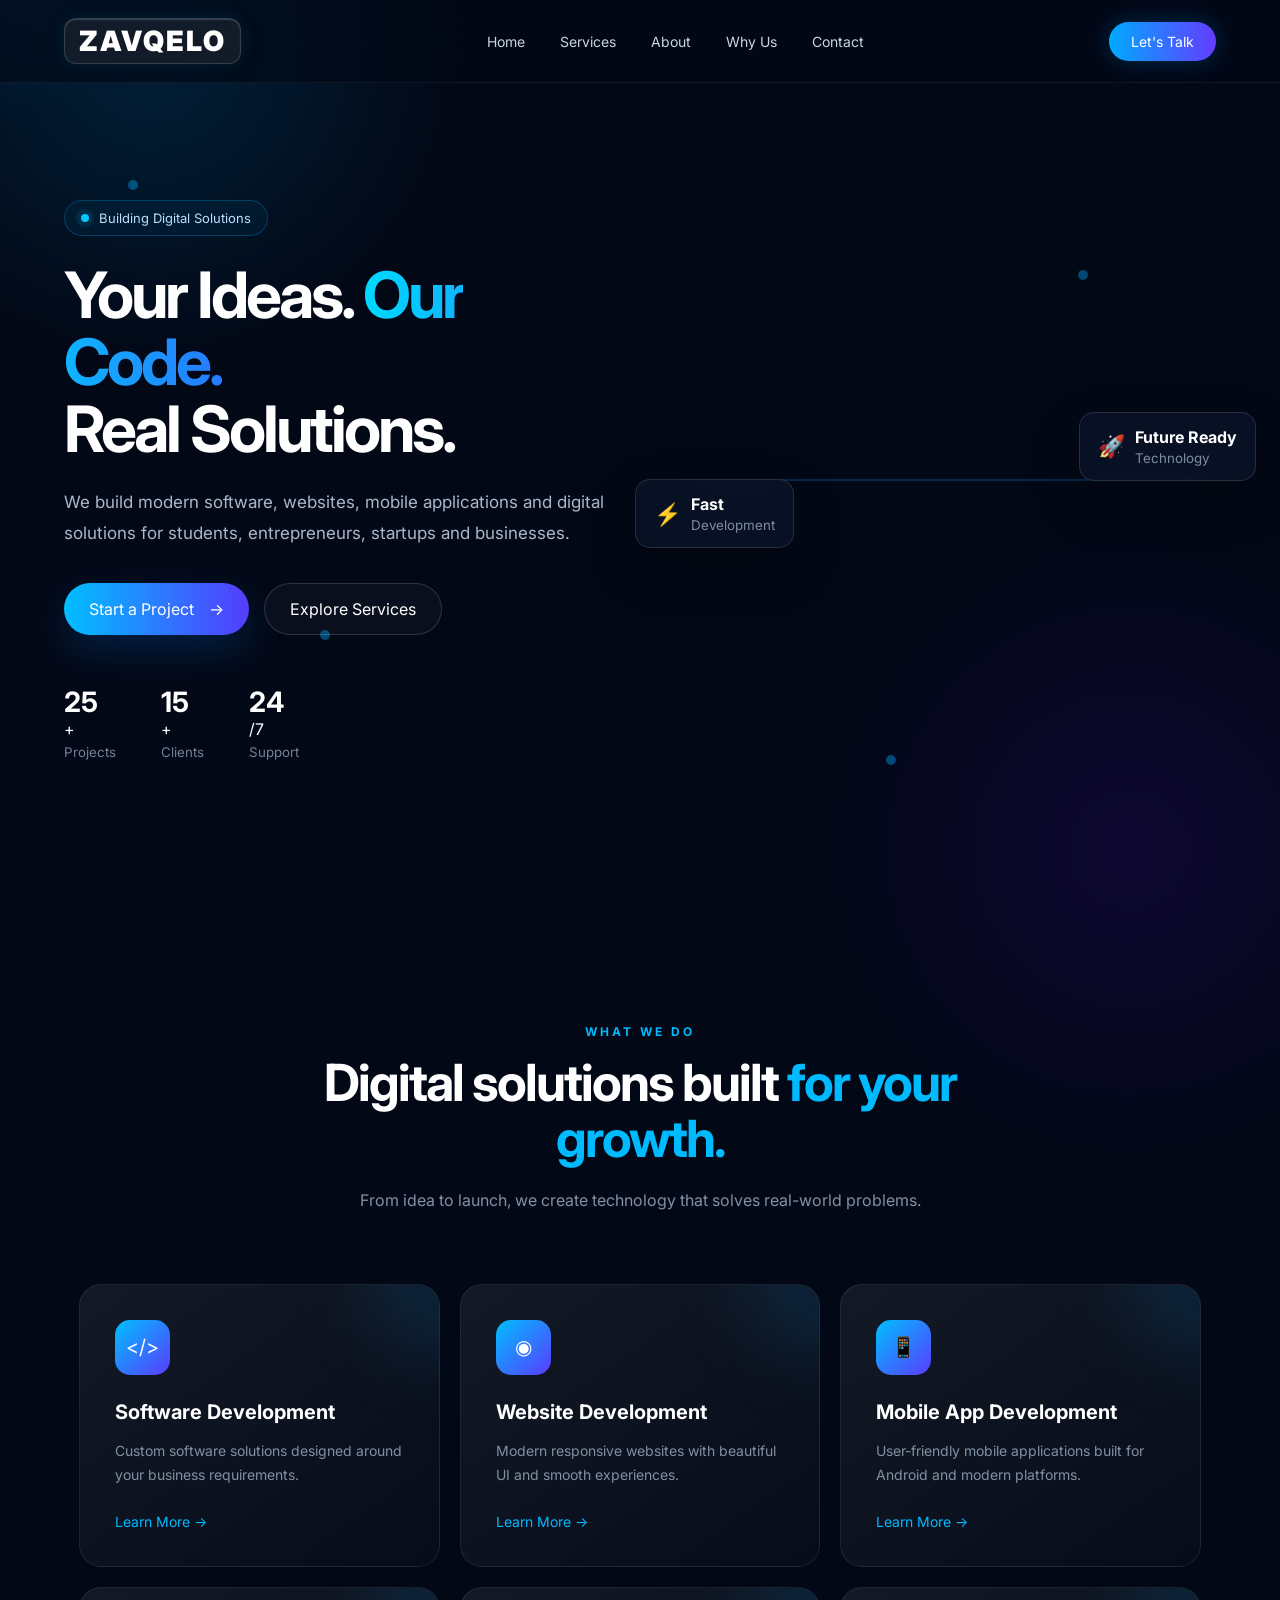
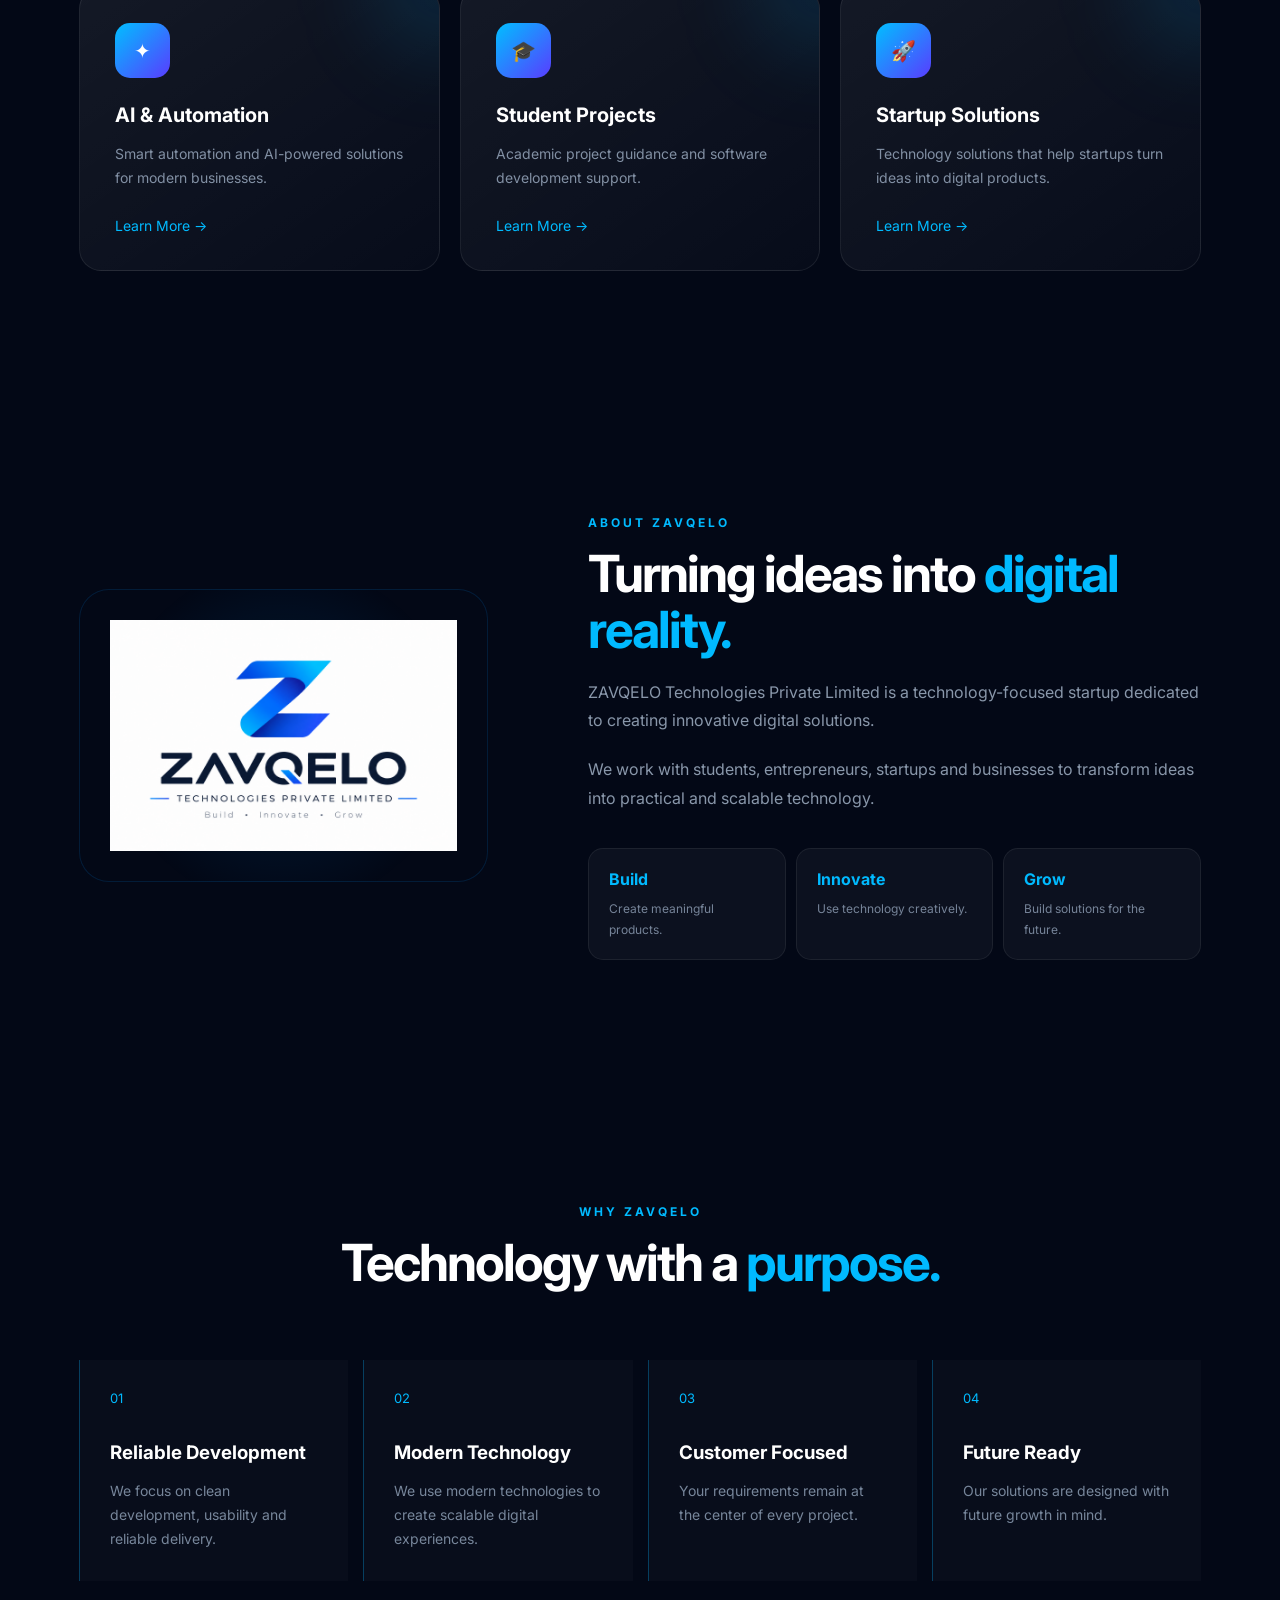
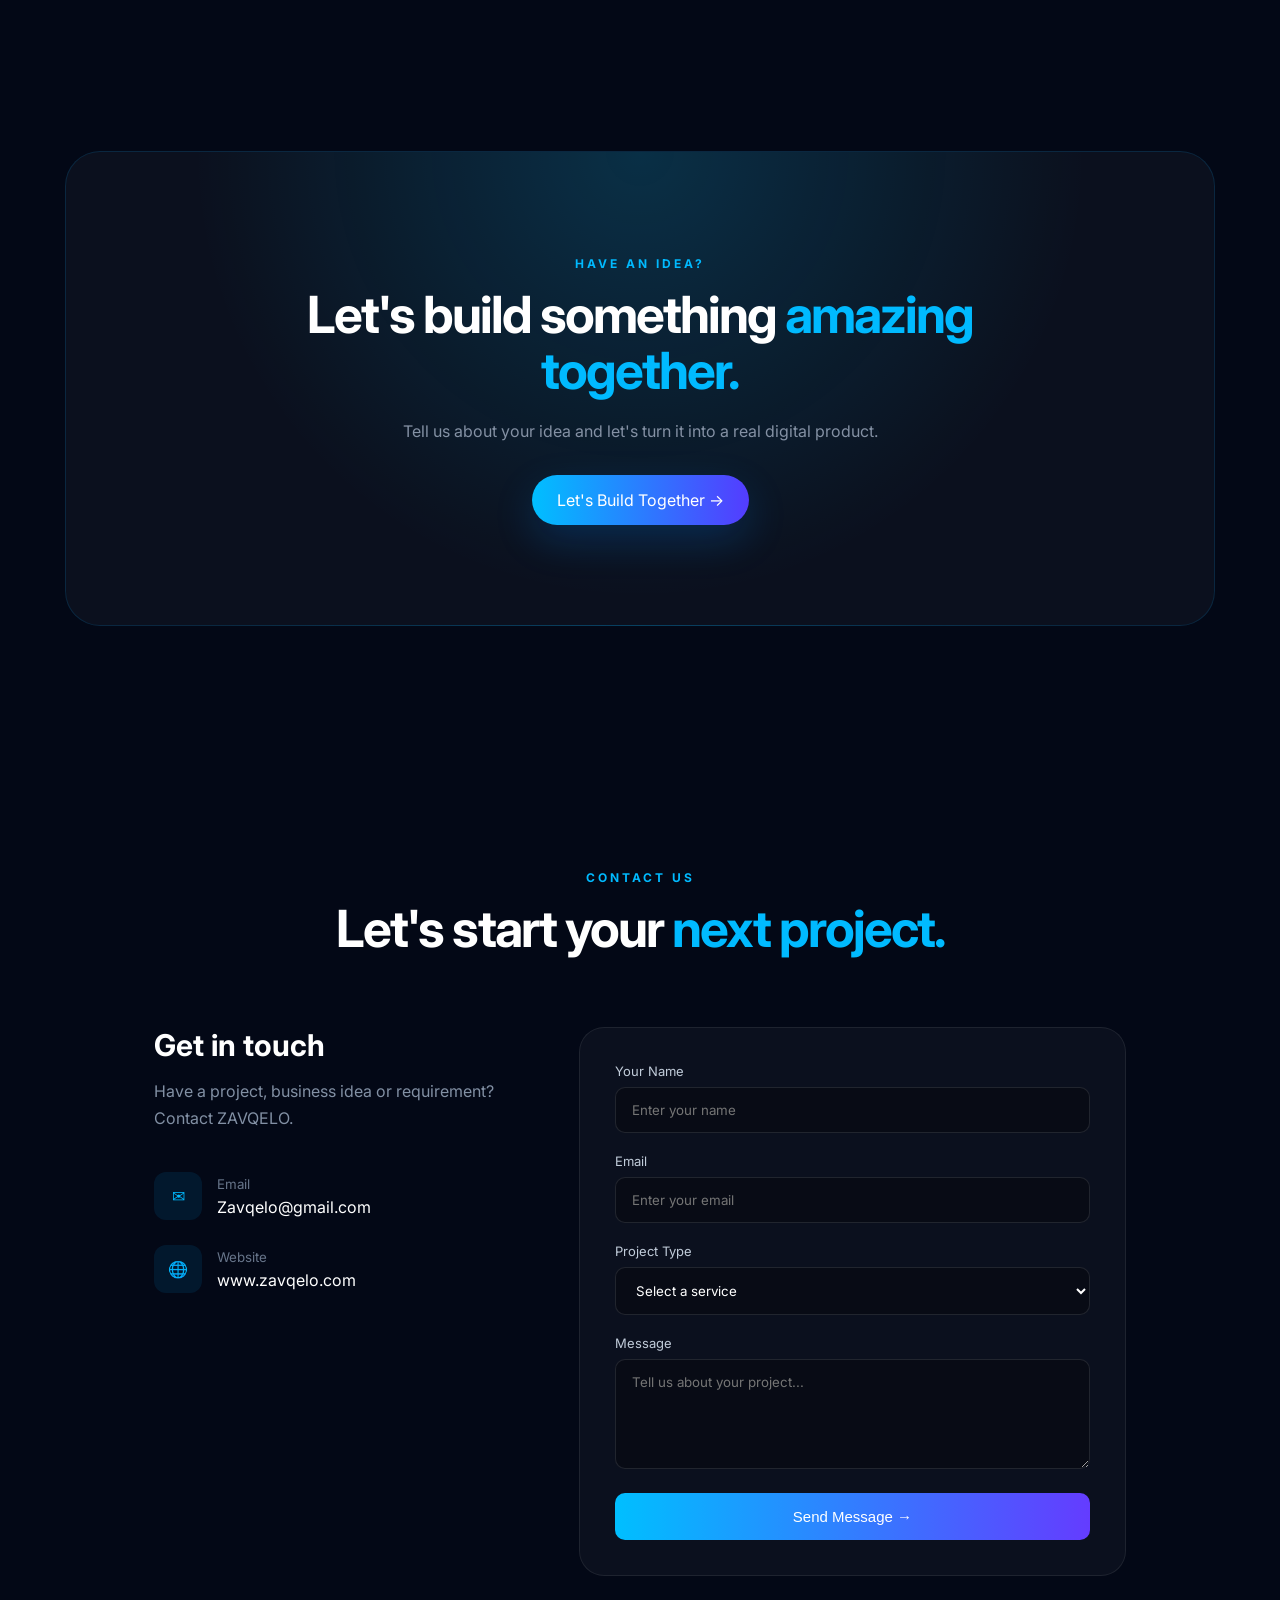
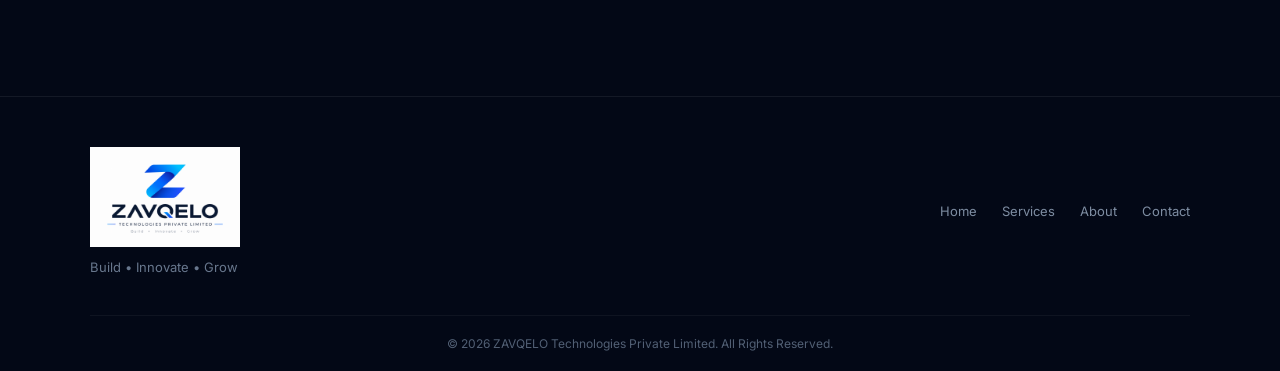
<file: index.html>
<!DOCTYPE html>
<html lang="en">

<head>
    <meta charset="UTF-8">

    <meta name="viewport"
        content="width=device-width, initial-scale=1.0">

    <meta name="description"
        content="ZAVQELO Technologies Private Limited - Build, Innovate, Grow">

    <title>ZAVQELO Technologies | Build • Innovate • Grow</title>

    <link rel="stylesheet" href="style.css">

    <link rel="preconnect"
        href="https://fonts.googleapis.com">

    <link rel="preconnect"
        href="https://fonts.gstatic.com" crossorigin>

    <link href="https://fonts.googleapis.com/css2?family=Inter:wght@400;500;600;700;800&display=swap"
        rel="stylesheet">

        
</head>

<body>

    <!-- Cursor Glow -->
    <div class="cursor-glow"></div>

    <!-- Background -->
    <div class="background-shapes">
        <span></span>
        <span></span>
        <span></span>
        <span></span>
    </div>


    <!-- NAVBAR -->

    <header class="navbar">

        <div class="nav-container">

         <h1 class="zavqelo-glass">ZAVQELO</h1>

            <nav id="navMenu">

                <a href="#home">Home</a>
                <a href="#services">Services</a>
                <a href="#about">About</a>
                <a href="#why-us">Why Us</a>
                <a href="#contact">Contact</a>

            </nav>

            <a href="#contact" class="nav-button">
                Let's Talk
            </a>

            <button class="menu-button" id="menuButton">
                ☰
            </button>

        </div>

    </header>


    <!-- HERO -->

    <section class="hero" id="home">

        <div class="hero-container">

            <div class="hero-content reveal">

                <div class="badge">
                    <span class="pulse-dot"></span>
                    Building Digital Solutions
                </div>
                

                <h1>
                    Your Ideas.
                    <span>Our Code.</span>
                    <br>
                    Real Solutions.
                </h1>

                <p class="hero-description">

                    We build modern software, websites,
                    mobile applications and digital solutions
                    for students, entrepreneurs, startups
                    and businesses.

                </p>

                <div class="hero-buttons">

                    <a href="#contact" class="primary-button">
                        Start a Project
                        <span>→</span>
                    </a>

                    <a href="#services" class="secondary-button">
                        Explore Services
                    </a>

                </div>

                <div class="hero-stats">

                    <div>
                        <strong class="counter" data-target="25">0</strong>+
                        <small>Projects</small>
                    </div>

                    <div>
                        <strong class="counter" data-target="15">0</strong>+
                        <small>Clients</small>
                    </div>

                    <div>
                        <strong class="counter" data-target="24">0</strong>/7
                        <small>Support</small>
                    </div>

                </div>

            </div>


            <div class="hero-visual reveal">

                <div class="visual-glow"></div>

                <div class="hero-image-card">

                    

                </div>

                <div class="floating-card card-one">

                    <span>⚡</span>

                    <div>
                        <strong>Fast</strong>
                        <small>Development</small>
                    </div>

                </div>


                <div class="floating-card card-two">

                    <span>🚀</span>

                    <div>
                        <strong>Future Ready</strong>
                        <small>Technology</small>
                    </div>

                </div>

            </div>

        </div>

    </section>


    <!-- SERVICES -->

    <section class="section" id="services">

        <div class="section-heading reveal">

            <span class="section-label">
                WHAT WE DO
            </span>

            <h2>
                Digital solutions built
                <span>for your growth.</span>
            </h2>

            <p>
                From idea to launch, we create technology
                that solves real-world problems.
            </p>

        </div>


        <div class="services-grid">

            <div class="service-card reveal">

                <div class="service-icon">
                    &lt;/&gt;
                </div>

                <h3>Software Development</h3>

                <p>
                    Custom software solutions designed
                    around your business requirements.
                </p>

                <a href="#contact">Learn More →</a>

            </div>


            <div class="service-card reveal">

                <div class="service-icon">
                    ◉
                </div>

                <h3>Website Development</h3>

                <p>
                    Modern responsive websites with
                    beautiful UI and smooth experiences.
                </p>

                <a href="#contact">Learn More →</a>

            </div>


            <div class="service-card reveal">

                <div class="service-icon">
                    📱
                </div>

                <h3>Mobile App Development</h3>

                <p>
                    User-friendly mobile applications
                    built for Android and modern platforms.
                </p>

                <a href="#contact">Learn More →</a>

            </div>


            <div class="service-card reveal">

                <div class="service-icon">
                    ✦
                </div>

                <h3>AI & Automation</h3>

                <p>
                    Smart automation and AI-powered
                    solutions for modern businesses.
                </p>

                <a href="#contact">Learn More →</a>

            </div>


            <div class="service-card reveal">

                <div class="service-icon">
                    🎓
                </div>

                <h3>Student Projects</h3>

                <p>
                    Academic project guidance and
                    software development support.
                </p>

                <a href="#contact">Learn More →</a>

            </div>


            <div class="service-card reveal">

                <div class="service-icon">
                    🚀
                </div>

                <h3>Startup Solutions</h3>

                <p>
                    Technology solutions that help startups
                    turn ideas into digital products.
                </p>

                <a href="#contact">Learn More →</a>

            </div>

        </div>

    </section>


    <!-- ABOUT -->

    <section class="about section" id="about">

        <div class="about-image reveal">

            <div class="about-image-wrapper">

             <img src="Zavqelo.png" alt="ZAVQELO Technologies Logo">

            </div>

        </div>


        <div class="about-content reveal">

            <span class="section-label">
                ABOUT ZAVQELO
            </span>

            <h2>
                Turning ideas into
                <span>digital reality.</span>
            </h2>

            <p>
                ZAVQELO Technologies Private Limited is a
                technology-focused startup dedicated to
                creating innovative digital solutions.
            </p>

            <p>
                We work with students, entrepreneurs,
                startups and businesses to transform ideas
                into practical and scalable technology.
            </p>


            <div class="mission-box">

                <div>
                    <strong>Build</strong>
                    <span>Create meaningful products.</span>
                </div>

                <div>
                    <strong>Innovate</strong>
                    <span>Use technology creatively.</span>
                </div>

                <div>
                    <strong>Grow</strong>
                    <span>Build solutions for the future.</span>
                </div>

            </div>

        </div>

    </section>


    <!-- WHY US -->

    <section class="section why-section" id="why-us">

        <div class="section-heading reveal">

            <span class="section-label">
                WHY ZAVQELO
            </span>

            <h2>
                Technology with a
                <span>purpose.</span>
            </h2>

        </div>


        <div class="why-grid">

            <div class="why-card reveal">

                <div class="why-number">
                    01
                </div>

                <h3>Reliable Development</h3>

                <p>
                    We focus on clean development,
                    usability and reliable delivery.
                </p>

            </div>


            <div class="why-card reveal">

                <div class="why-number">
                    02
                </div>

                <h3>Modern Technology</h3>

                <p>
                    We use modern technologies to create
                    scalable digital experiences.
                </p>

            </div>


            <div class="why-card reveal">

                <div class="why-number">
                    03
                </div>

                <h3>Customer Focused</h3>

                <p>
                    Your requirements remain at the
                    center of every project.
                </p>

            </div>


            <div class="why-card reveal">

                <div class="why-number">
                    04
                </div>

                <h3>Future Ready</h3>

                <p>
                    Our solutions are designed with
                    future growth in mind.
                </p>

            </div>

        </div>

    </section>


    <!-- CTA -->

    <section class="cta-section">

        <div class="cta-content reveal">

            <span class="section-label">
                HAVE AN IDEA?
            </span>

            <h2>
                Let's build something
                <span>amazing together.</span>
            </h2>

            <p>
                Tell us about your idea and let's turn it
                into a real digital product.
            </p>

            <a href="#contact" class="primary-button">
                Let's Build Together →
            </a>

        </div>

    </section>


    <!-- CONTACT -->

    <section class="contact section" id="contact">

        <div class="section-heading reveal">

            <span class="section-label">
                CONTACT US
            </span>

            <h2>
                Let's start your
                <span>next project.</span>
            </h2>

        </div>


        <div class="contact-container">

            <div class="contact-info reveal">

                <h3>
                    Get in touch
                </h3>

                <p>
                    Have a project, business idea or
                    requirement? Contact ZAVQELO.
                </p>


                <div class="contact-item">

                    <div class="contact-icon">
                        ✉
                    </div>

                    <div>
                        <small>Email</small>

                        <a href="mailto:Zavqelo@gmail.com">
                            Zavqelo@gmail.com
                        </a>
                    </div>

                </div>


                <div class="contact-item">

                    <div class="contact-icon">
                        🌐
                    </div>

                    <div>
                        <small>Website</small>

                        <span>
                            www.zavqelo.com
                        </span>
                    </div>

                </div>

            </div>


            <form class="contact-form reveal"
                id="contactForm">

                <div class="input-group">

                    <label>Your Name</label>

                    <input type="text"
                        id="name"
                        placeholder="Enter your name"
                        required>

                </div>


                <div class="input-group">

                    <label>Email</label>

                    <input type="email"
                        id="email"
                        placeholder="Enter your email"
                        required>

                </div>


                <div class="input-group">

                    <label>Project Type</label>

                    <select id="project">

                        <option value="">
                            Select a service
                        </option>

                        <option>
                            Website Development
                        </option>

                        <option>
                            Software Development
                        </option>

                        <option>
                            Mobile App
                        </option>

                        <option>
                            AI & Automation
                        </option>

                        <option>
                            Student Project
                        </option>

                        <option>
                            Startup Solution
                        </option>

                    </select>

                </div>


                <div class="input-group">

                    <label>Message</label>

                    <textarea id="message"
                        rows="5"
                        placeholder="Tell us about your project..."
                        required></textarea>

                </div>


                <button type="submit"
                    class="submit-button">

                    Send Message →

                </button>

            </form>

        </div>

    </section>


    <!-- FOOTER -->

    <footer>

        <div class="footer-container">

            <div class="footer-brand">

         <img src="Zavqelo.png" alt="ZAVQELO Technologies Logo">

                <p>
                    Build • Innovate • Grow
                </p>

            </div>


            <div class="footer-links">

                <a href="#home">Home</a>
                <a href="#services">Services</a>
                <a href="#about">About</a>
                <a href="#contact">Contact</a>

            </div>

        </div>


        <div class="footer-bottom">

            <p>
                © 2026 ZAVQELO Technologies Private Limited.
                All Rights Reserved.
            </p>

        </div>

    </footer>
    


    <!-- JavaScript -->

    <script src="script.js"></script>

</body>

</html>
</file>
<file: style.css>
* {
    margin: 0;
    padding: 0;
    box-sizing: border-box;
}

html {
    scroll-behavior: smooth;
}

body {
    font-family: "Inter", sans-serif;
    background: #030816;
    color: white;
    overflow-x: hidden;
}


/* =========================
   BACKGROUND
========================= */

body::before {
    content: "";
    position: fixed;
    width: 700px;
    height: 700px;

    background: radial-gradient(
        circle,
        rgba(0, 174, 255, 0.15),
        transparent 65%
    );

    top: -300px;
    left: -200px;

    z-index: -2;
}

body::after {
    content: "";
    position: fixed;
    width: 700px;
    height: 700px;

    background: radial-gradient(
        circle,
        rgba(98, 0, 255, 0.12),
        transparent 65%
    );

    bottom: -300px;
    right: -200px;

    z-index: -2;
}


.background-shapes span {
    position: fixed;

    width: 10px;
    height: 10px;

    border-radius: 50%;

    background: #00aaff;

    opacity: 0.4;

    animation: floating 10s infinite ease-in-out;

    z-index: -1;
}

.background-shapes span:nth-child(1) {
    top: 20%;
    left: 10%;
}

.background-shapes span:nth-child(2) {
    top: 70%;
    left: 25%;

    animation-delay: 2s;
}

.background-shapes span:nth-child(3) {
    top: 30%;
    right: 15%;

    animation-delay: 4s;
}

.background-shapes span:nth-child(4) {
    bottom: 15%;
    right: 30%;

    animation-delay: 6s;
}

@keyframes floating {

    0%, 100% {
        transform: translateY(0);
    }

    50% {
        transform: translateY(-50px);
    }
}


/* =========================
   CURSOR
========================= */

.cursor-glow {
    position: fixed;

    width: 250px;
    height: 250px;

    border-radius: 50%;

    background: radial-gradient(
        circle,
        rgba(0, 157, 255, 0.08),
        transparent 70%
    );

    pointer-events: none;

    transform: translate(-50%, -50%);

    z-index: 0;
}


/* =========================
   NAVBAR
========================= */

.navbar {
    position: fixed;

    width: 100%;

    top: 0;
    left: 0;

    z-index: 1000;

    padding: 18px 5%;

    background: rgba(3, 8, 22, 0.65);

    backdrop-filter: blur(20px);

    border-bottom: 1px solid rgba(255,255,255,0.06);
}

.nav-container {
    max-width: 1250px;

    margin: auto;

    display: flex;

    align-items: center;

    justify-content: space-between;
}

.logo-area img {
    width: 150px;

    height: auto;

    object-fit: contain;
}

nav {
    display: flex;

    gap: 35px;
}

nav a {
    color: #c9d5e5;

    text-decoration: none;

    font-size: 14px;

    transition: 0.3s;
}

nav a:hover {
    color: #00aaff;
}


.nav-button {
    text-decoration: none;

    color: white;

    padding: 11px 22px;

    border-radius: 30px;

    background: linear-gradient(
        90deg,
        #00aaff,
        #643cff
    );

    font-size: 14px;

    box-shadow:
        0 0 25px rgba(0,150,255,0.25);

    transition: 0.3s;
}

.nav-button:hover {
    transform: translateY(-3px);
    box-shadow:
        0 10px 30px rgba(0,150,255,0.4);
}

.menu-button {
    display: none;

    background: transparent;

    border: none;

    color: white;

    font-size: 25px;

    cursor: pointer;
}


/* =========================
   HERO
========================= */

.hero {
    min-height: 100vh;

    display: flex;

    align-items: center;

    padding: 140px 5% 80px;
}

.hero-container {
    max-width: 1250px;

    width: 100%;

    margin: auto;

    display: grid;

    grid-template-columns: 1fr 1fr;

    align-items: center;

    gap: 70px;
}

.badge {
    display: inline-flex;

    align-items: center;

    gap: 10px;

    padding: 9px 16px;

    border: 1px solid rgba(0,170,255,0.25);

    border-radius: 50px;

    background: rgba(0,170,255,0.05);

    color: #b9dfff;

    font-size: 13px;

    margin-bottom: 25px;
}

.pulse-dot {
    width: 8px;
    height: 8px;

    background: #00c8ff;

    border-radius: 50%;

    box-shadow:
        0 0 0 5px rgba(0,200,255,0.1);

    animation: pulse 2s infinite;
}

@keyframes pulse {

    50% {
        box-shadow:
            0 0 0 10px rgba(0,200,255,0);
    }
}

.hero h1 {
    font-size: clamp(45px, 5vw, 75px);

    line-height: 1.05;

    letter-spacing: -3px;

    margin-bottom: 25px;
}

.hero h1 span {
    background: linear-gradient(
        90deg,
        #00d9ff,
        #267aff,
        #9a3cff
    );

    -webkit-background-clip: text;

    -webkit-text-fill-color: transparent;

    background-size: 200%;

    animation: gradientMove 5s infinite linear;
}

@keyframes gradientMove {

    0% {
        background-position: 0%;
    }

    100% {
        background-position: 200%;
    }
}

.hero-description {
    max-width: 650px;

    color: #aab8cc;

    font-size: 17px;

    line-height: 1.8;

    margin-bottom: 35px;
}


/* BUTTONS */

.hero-buttons {
    display: flex;

    gap: 15px;

    flex-wrap: wrap;
}

.primary-button {
    display: inline-flex;

    align-items: center;

    gap: 15px;

    text-decoration: none;

    color: white;

    padding: 15px 25px;

    border-radius: 50px;

    background: linear-gradient(
        90deg,
        #00bfff,
        #543cff
    );

    transition: 0.3s;

    box-shadow:
        0 15px 40px rgba(0,130,255,0.2);
}

.primary-button:hover {
    transform: translateY(-4px);

    box-shadow:
        0 20px 50px rgba(0,130,255,0.4);
}

.secondary-button {
    display: inline-flex;

    align-items: center;

    padding: 15px 25px;

    border-radius: 50px;

    text-decoration: none;

    color: white;

    border: 1px solid rgba(255,255,255,0.15);

    background: rgba(255,255,255,0.03);

    transition: 0.3s;
}

.secondary-button:hover {
    background: rgba(255,255,255,0.08);
}


/* STATS */

.hero-stats {
    display: flex;

    gap: 45px;

    margin-top: 50px;
}

.hero-stats div {
    display: flex;

    flex-direction: column;
}

.hero-stats strong {
    font-size: 28px;

    color: white;
}

.hero-stats small {
    color: #718198;

    margin-top: 5px;
}


/* HERO IMAGE */

.hero-visual {
    position: relative;

    display: flex;

    justify-content: center;

    align-items: center;
}

.hero-image-card {
    position: relative;

    width: 100%;

    border-radius: 25px;

    overflow: hidden;

    border: 1px solid rgba(0,170,255,0.2);

    box-shadow:
        0 30px 100px rgba(0,90,255,0.25);

    transform: perspective(1000px)
        rotateY(-5deg);

    transition: 0.5s;
}

.hero-image-card:hover {
    transform: perspective(1000px)
        rotateY(0deg)
        translateY(-10px);
}

.hero-image-card img {
    width: 100%;

    display: block;
}


/* FLOATING CARDS */

.floating-card {
    position: absolute;

    display: flex;

    align-items: center;

    gap: 10px;

    padding: 14px 18px;

    border-radius: 15px;

    background: rgba(10,20,40,0.8);

    backdrop-filter: blur(15px);

    border: 1px solid rgba(255,255,255,0.12);

    box-shadow:
        0 20px 50px rgba(0,0,0,0.3);

    animation: floatCard 4s ease-in-out infinite;
}

.floating-card span {
    font-size: 22px;
}

.floating-card strong,
.floating-card small {
    display: block;
}

.floating-card small {
    color: #7d8ca1;

    margin-top: 3px;
}

.card-one {
    top: 10%;

    left: -40px;
}

.card-two {
    bottom: 10%;

    right: -40px;

    animation-delay: 1.5s;
}

@keyframes floatCard {

    0%, 100% {
        transform: translateY(0);
    }

    50% {
        transform: translateY(-15px);
    }
}


/* =========================
   GENERAL SECTION
========================= */

.section {
    max-width: 1250px;

    margin: auto;

    padding: 120px 5%;
}

.section-heading {
    max-width: 700px;

    margin: 0 auto 70px;

    text-align: center;
}

.section-label {
    color: #00baff;

    font-size: 12px;

    font-weight: 700;

    letter-spacing: 3px;

    display: inline-block;

    margin-bottom: 15px;
}

.section-heading h2,
.about-content h2,
.cta-content h2 {
    font-size: clamp(35px, 4vw, 55px);

    line-height: 1.1;

    letter-spacing: -2px;

    margin-bottom: 20px;
}

.section-heading h2 span,
.about-content h2 span,
.cta-content h2 span {
    color: #00baff;
}

.section-heading p {
    color: #8190a5;

    line-height: 1.7;
}


/* =========================
   SERVICES
========================= */

.services-grid {
    display: grid;

    grid-template-columns:
        repeat(3, 1fr);

    gap: 20px;
}

.service-card {
    padding: 35px;

    border-radius: 22px;

    background:
        linear-gradient(
            145deg,
            rgba(255,255,255,0.07),
            rgba(255,255,255,0.02)
        );

    border: 1px solid rgba(255,255,255,0.08);

    transition: 0.4s;

    position: relative;

    overflow: hidden;
}

.service-card::before {
    content: "";

    position: absolute;

    width: 150px;
    height: 150px;

    border-radius: 50%;

    background: rgba(0,170,255,0.12);

    filter: blur(40px);

    top: -80px;
    right: -80px;

    transition: 0.4s;
}

.service-card:hover {
    transform: translateY(-10px);

    border-color:
        rgba(0,180,255,0.3);

    box-shadow:
        0 20px 50px rgba(0,100,255,0.12);
}

.service-card:hover::before {
    transform: scale(2);
}

.service-icon {
    width: 55px;
    height: 55px;

    display: flex;

    align-items: center;

    justify-content: center;

    border-radius: 15px;

    background:
        linear-gradient(
            135deg,
            #00bfff,
            #593cff
        );

    font-size: 20px;

    margin-bottom: 25px;
}

.service-card h3 {
    font-size: 20px;

    margin-bottom: 15px;
}

.service-card p {
    color: #8290a4;

    line-height: 1.7;

    font-size: 14px;

    margin-bottom: 25px;
}

.service-card a {
    color: #00baff;

    text-decoration: none;

    font-size: 14px;
}


/* =========================
   ABOUT
========================= */

.about {
    display: grid;

    grid-template-columns: 0.8fr 1.2fr;

    gap: 100px;

    align-items: center;
}

.about-image-wrapper {
    padding: 30px;

    border-radius: 30px;

    background:
        radial-gradient(
            circle,
            rgba(0,150,255,0.15),
            transparent 70%
        );

    border: 1px solid rgba(0,150,255,0.15);

    animation: logoFloat 5s infinite ease-in-out;
}

.about-image-wrapper img {
    width: 100%;

    display: block;
}

@keyframes logoFloat {

    0%, 100% {
        transform: translateY(0);
    }

    50% {
        transform: translateY(-12px);
    }
}

.about-content > p {
    color: #8997aa;

    line-height: 1.8;

    margin-bottom: 20px;
}

.mission-box {
    display: grid;

    grid-template-columns:
        repeat(3, 1fr);

    gap: 10px;

    margin-top: 35px;
}

.mission-box div {
    padding: 20px;

    border-radius: 15px;

    background: rgba(255,255,255,0.04);

    border: 1px solid rgba(255,255,255,0.07);
}

.mission-box strong {
    display: block;

    color: #00baff;

    margin-bottom: 8px;
}

.mission-box span {
    color: #768499;

    font-size: 12px;

    line-height: 1.5;
}


/* =========================
   WHY US
========================= */

.why-section {
    max-width: 1250px;
}

.why-grid {
    display: grid;

    grid-template-columns:
        repeat(4, 1fr);

    gap: 15px;
}

.why-card {
    padding: 30px;

    border-left:
        1px solid rgba(0,180,255,0.3);

    background:
        rgba(255,255,255,0.025);

    transition: 0.3s;
}

.why-card:hover {
    transform: translateY(-7px);

    background:
        rgba(0,150,255,0.05);
}

.why-number {
    color: #00baff;

    font-size: 13px;

    margin-bottom: 35px;
}

.why-card h3 {
    margin-bottom: 15px;
}

.why-card p {
    color: #77869b;

    line-height: 1.7;

    font-size: 14px;
}


/* =========================
   CTA
========================= */

.cta-section {
    max-width: 1150px;

    margin: 50px auto 120px;

    padding: 100px 30px;

    text-align: center;

    border-radius: 35px;

    background:
        radial-gradient(
            circle at 50% 0%,
            rgba(0,190,255,0.18),
            transparent 60%
        ),
        rgba(255,255,255,0.035);

    border: 1px solid rgba(0,170,255,0.15);
}

.cta-content {
    max-width: 700px;

    margin: auto;
}

.cta-content p {
    color: #8491a4;

    margin-bottom: 30px;

    line-height: 1.7;
}


/* =========================
   CONTACT
========================= */

.contact {
    max-width: 1100px;
}

.contact-container {
    display: grid;

    grid-template-columns: 0.8fr 1.2fr;

    gap: 60px;
}

.contact-info h3 {
    font-size: 30px;

    margin-bottom: 15px;
}

.contact-info > p {
    color: #8290a4;

    line-height: 1.7;

    margin-bottom: 40px;
}

.contact-item {
    display: flex;

    align-items: center;

    gap: 15px;

    margin-bottom: 25px;
}

.contact-icon {
    width: 48px;
    height: 48px;

    border-radius: 12px;

    display: flex;

    align-items: center;

    justify-content: center;

    background:
        rgba(0,170,255,0.1);

    color: #00baff;
}

.contact-item small,
.contact-item a,
.contact-item span {
    display: block;
}

.contact-item small {
    color: #67758a;

    margin-bottom: 5px;
}

.contact-item a,
.contact-item span {
    color: white;

    text-decoration: none;
}


/* FORM */

.contact-form {
    padding: 35px;

    border-radius: 25px;

    background:
        rgba(255,255,255,0.035);

    border:
        1px solid rgba(255,255,255,0.08);
}

.input-group {
    margin-bottom: 20px;
}

.input-group label {
    display: block;

    font-size: 13px;

    margin-bottom: 8px;

    color: #c1ccda;
}

.input-group input,
.input-group select,
.input-group textarea {
    width: 100%;

    padding: 14px 16px;

    border-radius: 10px;

    border:
        1px solid rgba(255,255,255,0.1);

    background:
        rgba(0,0,0,0.25);

    color: white;

    outline: none;

    font-family: inherit;

    transition: 0.3s;
}

.input-group input:focus,
.input-group select:focus,
.input-group textarea:focus {
    border-color: #00aaff;

    box-shadow:
        0 0 20px rgba(0,160,255,0.1);
}

.input-group textarea {
    resize: vertical;
}

.input-group select option {
    background: #071126;
}

.submit-button {
    width: 100%;

    padding: 15px;

    border: none;

    border-radius: 10px;

    background:
        linear-gradient(
            90deg,
            #00bfff,
            #643cff
        );

    color: white;

    font-size: 15px;

    cursor: pointer;

    transition: 0.3s;
}

.submit-button:hover {
    transform: translateY(-3px);

    box-shadow:
        0 15px 35px rgba(0,130,255,0.25);
}


/* =========================
   FOOTER
========================= */

footer {
    border-top:
        1px solid rgba(255,255,255,0.07);

    padding: 50px 5% 20px;
}

.footer-container {
    max-width: 1100px;

    margin: auto;

    display: flex;

    justify-content: space-between;

    align-items: center;
}

.footer-brand img {
    width: 150px;
}

.footer-brand p {
    color: #68778d;

    font-size: 13px;

    margin-top: 8px;
}

.footer-links {
    display: flex;

    gap: 25px;
}

.footer-links a {
    color: #7e8da2;

    text-decoration: none;

    font-size: 13px;

    transition: 0.3s;
}

.footer-links a:hover {
    color: #00baff;
}

.footer-bottom {
    max-width: 1100px;

    margin: 40px auto 0;

    padding-top: 20px;

    border-top:
        1px solid rgba(255,255,255,0.05);

    text-align: center;

    color: #526075;

    font-size: 12px;
}


/* =========================
   SCROLL ANIMATION
========================= */

.reveal {
    opacity: 0;

    transform: translateY(40px);

    transition:
        opacity 0.8s ease,
        transform 0.8s ease;
}

.reveal.active {
    opacity: 1;

    transform: translateY(0);
}


/* =========================
   MOBILE
========================= */

@media(max-width: 900px) {

    nav {
        position: absolute;

        top: 75px;

        left: 5%;

        right: 5%;

        display: none;

        flex-direction: column;

        padding: 25px;

        background: rgba(5,12,28,0.95);

        backdrop-filter: blur(20px);

        border-radius: 15px;

        border: 1px solid rgba(255,255,255,0.1);
    }

    nav.active {
        display: flex;
    }

    .nav-button {
        display: none;
    }

    .menu-button {
        display: block;
    }

    .hero-container {
        grid-template-columns: 1fr;

        text-align: center;
    }

    .hero-description {
        margin-left: auto;
        margin-right: auto;
    }

    .hero-buttons {
        justify-content: center;
    }

    .hero-stats {
        justify-content: center;
    }

    .hero-visual {
        margin-top: 30px;
    }

    .services-grid {
        grid-template-columns:
            repeat(2, 1fr);
    }

    .about {
        grid-template-columns: 1fr;

        gap: 50px;
    }

    .why-grid {
        grid-template-columns:
            repeat(2, 1fr);
    }

    .contact-container {
        grid-template-columns: 1fr;
    }
}


@media(max-width: 600px) {

    .navbar {
        padding: 15px 5%;
    }

    .logo-area img {
        width: 120px;
    }

    .hero {
        padding-top: 120px;
    }

    .hero h1 {
        font-size: 43px;

        letter-spacing: -2px;
    }

    .hero-description {
        font-size: 15px;
    }

    .hero-stats {
        gap: 25px;
    }

    .hero-stats strong {
        font-size: 23px;
    }

    .services-grid {
        grid-template-columns: 1fr;
    }

    .why-grid {
        grid-template-columns: 1fr;
    }

    .mission-box {
        grid-template-columns: 1fr;
    }

    .floating-card {
        display: none;
    }

    .section {
        padding: 80px 5%;
    }

    .cta-section {
        margin-left: 5%;
        margin-right: 5%;

        padding: 70px 20px;
    }

    .footer-container {
        flex-direction: column;

        gap: 30px;

        text-align: center;
    }

    .footer-links {
        flex-wrap: wrap;

        justify-content: center;
    }

}
/* ===== ZAVQELO GLASS TEXT ===== */

.zavqelo-glass {
    display: inline-block;

    font-size: 28px;
    line-height: 1;
    font-weight: 900;
    letter-spacing: 2px;

    color: #ffffff;

    padding: 8px 14px;
    border-radius: 12px;

    /* Glass effect */
    background: rgba(255, 255, 255, 0.07);
    border: 1px solid rgba(255, 255, 255, 0.15);

    backdrop-filter: blur(12px);
    -webkit-backdrop-filter: blur(12px);

    /* Soft glow */
    box-shadow:
        0 5px 20px rgba(0, 0, 0, 0.2),
        inset 0 1px 1px rgba(255, 255, 255, 0.18),
        0 0 18px rgba(0, 200, 255, 0.12);

    /* Small floating animation */
    animation: zavqeloFloat 3.5s ease-in-out infinite;

    transition: 0.3s ease;
}


/* Floating */

@keyframes zavqeloFloat {

    0%, 100% {
        transform: translateY(0);
    }

    50% {
        transform: translateY(-5px);
    }
}


/* Hover */

.zavqelo-glass:hover {
    transform: translateY(-6px) scale(1.03);

    background: rgba(255, 255, 255, 0.11);

    border-color: rgba(0, 210, 255, 0.45);

    box-shadow:
        0 8px 25px rgba(0, 0, 0, 0.25),
        0 0 22px rgba(0, 210, 255, 0.25);
}
</file>
